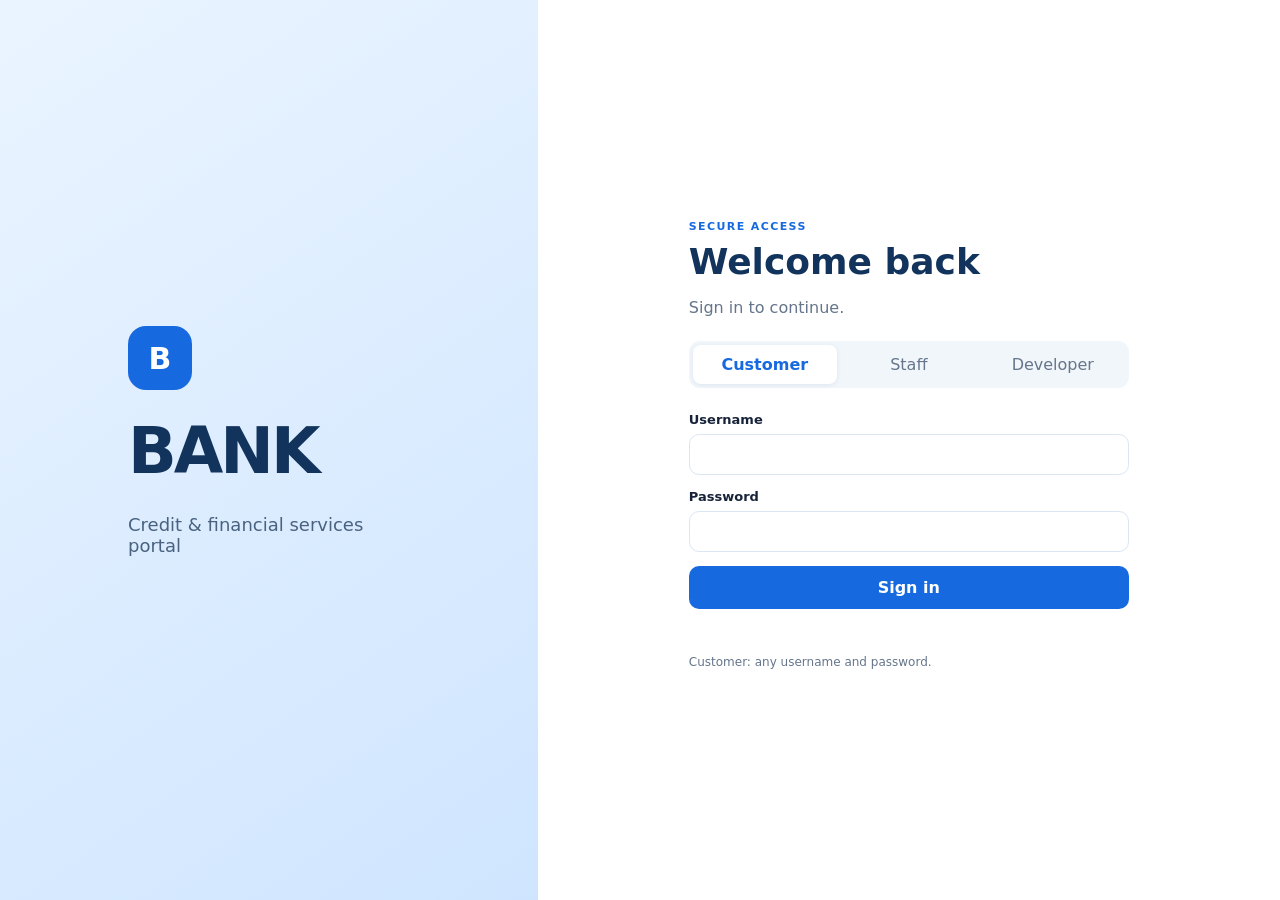
<file: index.html>
<!doctype html>
<html lang="en">

<head>
  <meta charset="utf-8">
  <meta name="viewport" content="width=device-width, initial-scale=1">

  <title>BANK | Secure Login</title>

  <link rel="stylesheet" href="style.css">
</head>

<body class="login-page">

  <div class="login-shell">

    <section class="brand-panel">

      <div class="brand-mark">
        B
      </div>

      <h1>
        BANK
      </h1>

      <p>
        Credit & financial services portal
      </p>

    </section>


    <section class="login-card">

      <div class="eyebrow">
        SECURE ACCESS
      </div>

      <h2>
        Welcome back
      </h2>

      <p class="muted">
        Sign in to continue.
      </p>


      <div class="role-switch">

        <button
          class="role active"
          data-role="customer"
        >
          Customer
        </button>

        <button
          class="role"
          data-role="staff"
        >
          Staff
        </button>

        <button
          class="role"
          data-role="developer"
        >
          Developer
        </button>

      </div>


      <form id="loginForm">

        <label>
          Username

          <input
            id="username"
            required
            autocomplete="username"
          >
        </label>


        <label>
          Password

          <input
            id="password"
            type="password"
            required
            autocomplete="current-password"
          >
        </label>


        <button
          class="primary full"
          type="submit"
        >
          Sign in
        </button>

      </form>


      <p
        id="loginMsg"
        class="message"
      ></p>


      <p
        class="hint"
        id="roleHint"
      >
        Customer: any username and password.
      </p>

    </section>

  </div>


  <script src="app.js"></script>

</body>

</html>
</file>
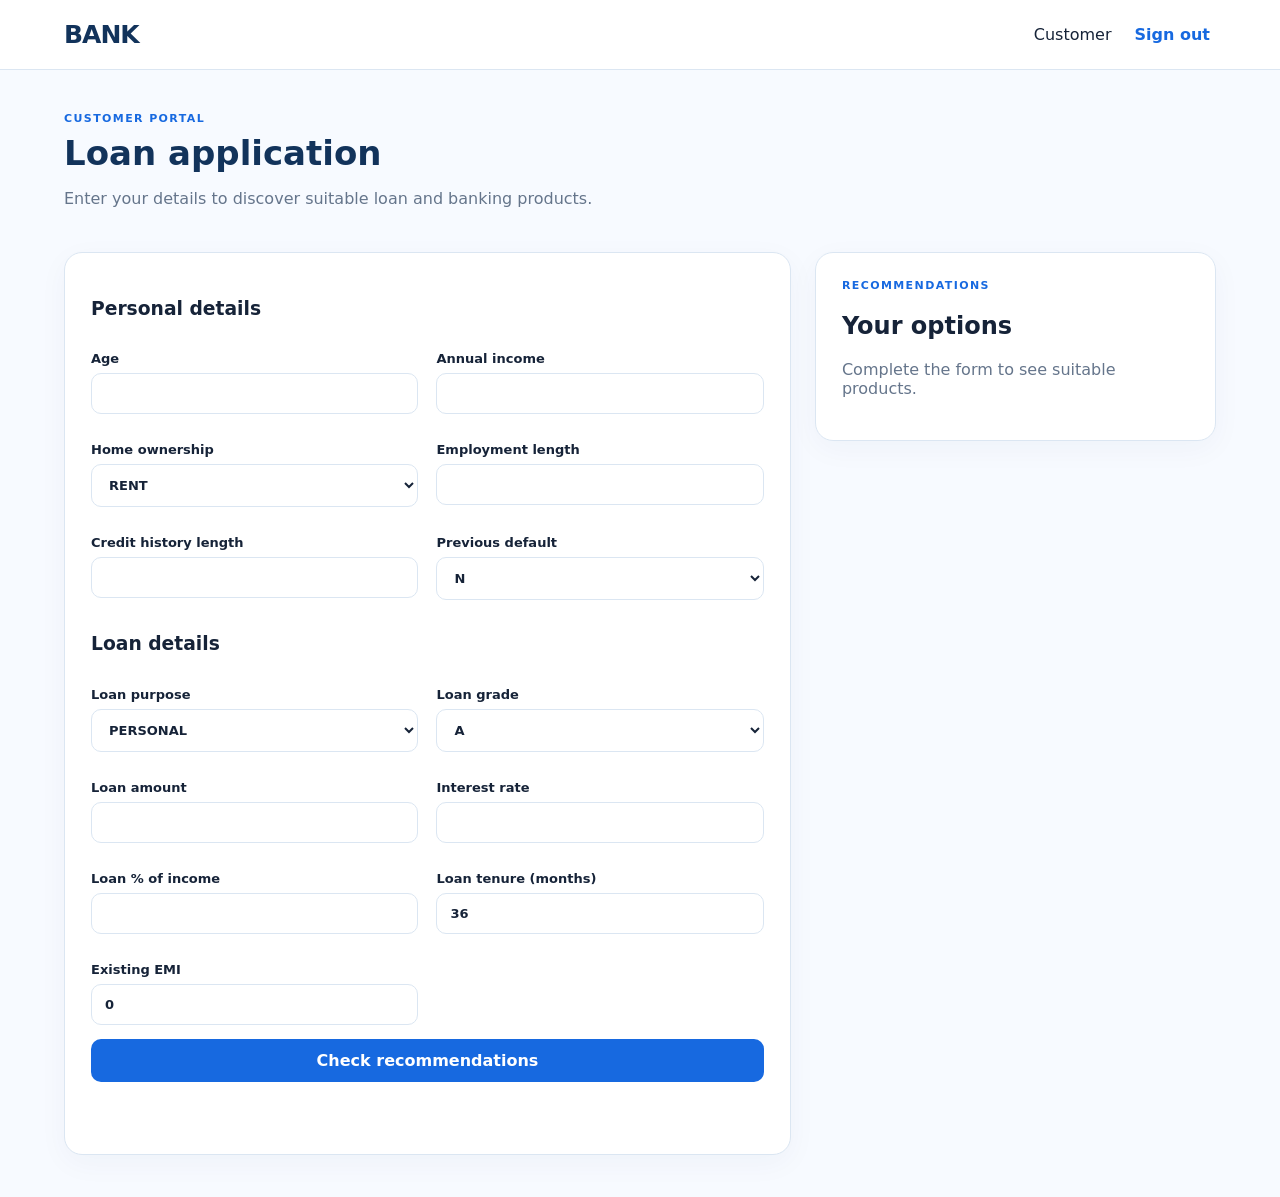
<file: customer.html>
<!doctype html>
<html lang="en">
<head>
  <meta charset="utf-8">
  <meta name="viewport" content="width=device-width, initial-scale=1">
  <title>Bank | Customer</title>

  <!-- Files are in the repository root -->
  <link rel="stylesheet" href="style.css">
</head>

<body>

  <header class="topbar">
    <div class="logo">BANK</div>

    <div>
      <span id="userLabel"></span>
      <button class="ghost" onclick="logout()">Sign out</button>
    </div>
  </header>

  <main class="container">

    <div class="page-head">
      <div>
        <div class="eyebrow">CUSTOMER PORTAL</div>
        <h1>Loan application</h1>
        <p class="muted">
          Enter your details to discover suitable loan and banking products.
        </p>
      </div>
    </div>

    <section class="grid-2">

      <form id="customerForm" class="card form-grid">

        <h3>Personal details</h3>

        <label>
          Age
          <input
            name="person_age"
            type="number"
            min="18"
            max="100"
            required
          >
        </label>

        <label>
          Annual income
          <input
            name="person_income"
            type="number"
            min="1"
            required
          >
        </label>

        <label>
          Home ownership
          <select name="person_home_ownership">
            <option value="RENT">RENT</option>
            <option value="MORTGAGE">MORTGAGE</option>
            <option value="OWN">OWN</option>
            <option value="OTHER">OTHER</option>
          </select>
        </label>

        <label>
          Employment length
          <input
            name="person_emp_length"
            type="number"
            min="0"
            max="80"
            step="0.1"
            required
          >
        </label>

        <label>
          Credit history length
          <input
            name="cb_person_cred_hist_length"
            type="number"
            min="0"
            max="100"
            required
          >
        </label>

        <label>
          Previous default
          <select name="cb_person_default_on_file">
            <option value="N">N</option>
            <option value="Y">Y</option>
          </select>
        </label>

        <h3>Loan details</h3>

        <label>
          Loan purpose
          <select name="loan_intent">
            <option value="PERSONAL">PERSONAL</option>
            <option value="EDUCATION">EDUCATION</option>
            <option value="MEDICAL">MEDICAL</option>
            <option value="HOMEIMPROVEMENT">HOMEIMPROVEMENT</option>
            <option value="DEBTCONSOLIDATION">DEBTCONSOLIDATION</option>
            <option value="VENTURE">VENTURE</option>
          </select>
        </label>

        <label>
          Loan grade
          <select name="loan_grade">
            <option value="A">A</option>
            <option value="B">B</option>
            <option value="C">C</option>
            <option value="D">D</option>
            <option value="E">E</option>
            <option value="F">F</option>
            <option value="G">G</option>
          </select>
        </label>

        <label>
          Loan amount
          <input
            name="loan_amnt"
            type="number"
            min="1"
            required
          >
        </label>

        <label>
          Interest rate
          <input
            name="loan_int_rate"
            type="number"
            min="0"
            step="0.01"
            required
          >
        </label>

        <label>
          Loan % of income
          <input
            name="loan_percent_income"
            type="number"
            min="0"
            step="0.01"
            required
          >
        </label>

        <label>
          Loan tenure (months)
          <input
            name="loan_tenure"
            type="number"
            min="1"
            max="120"
            value="36"
            required
          >
        </label>

        <label>
          Existing EMI
          <input
            name="existing_emi"
            type="number"
            min="0"
            value="0"
            required
          >
        </label>

        <button
          class="primary full"
          type="submit"
        >
          Check recommendations
        </button>

        <p
          id="customerMsg"
          class="message"
        ></p>

      </form>


      <aside
        class="card recommendation"
        id="recommendation"
      >

        <div class="eyebrow">
          RECOMMENDATIONS
        </div>

        <h2>Your options</h2>

        <p class="muted">
          Complete the form to see suitable products.
        </p>

      </aside>

    </section>

  </main>

  <!-- JavaScript is also in the repository root -->
  <script src="app.js"></script>

</body>
</html>
</file>
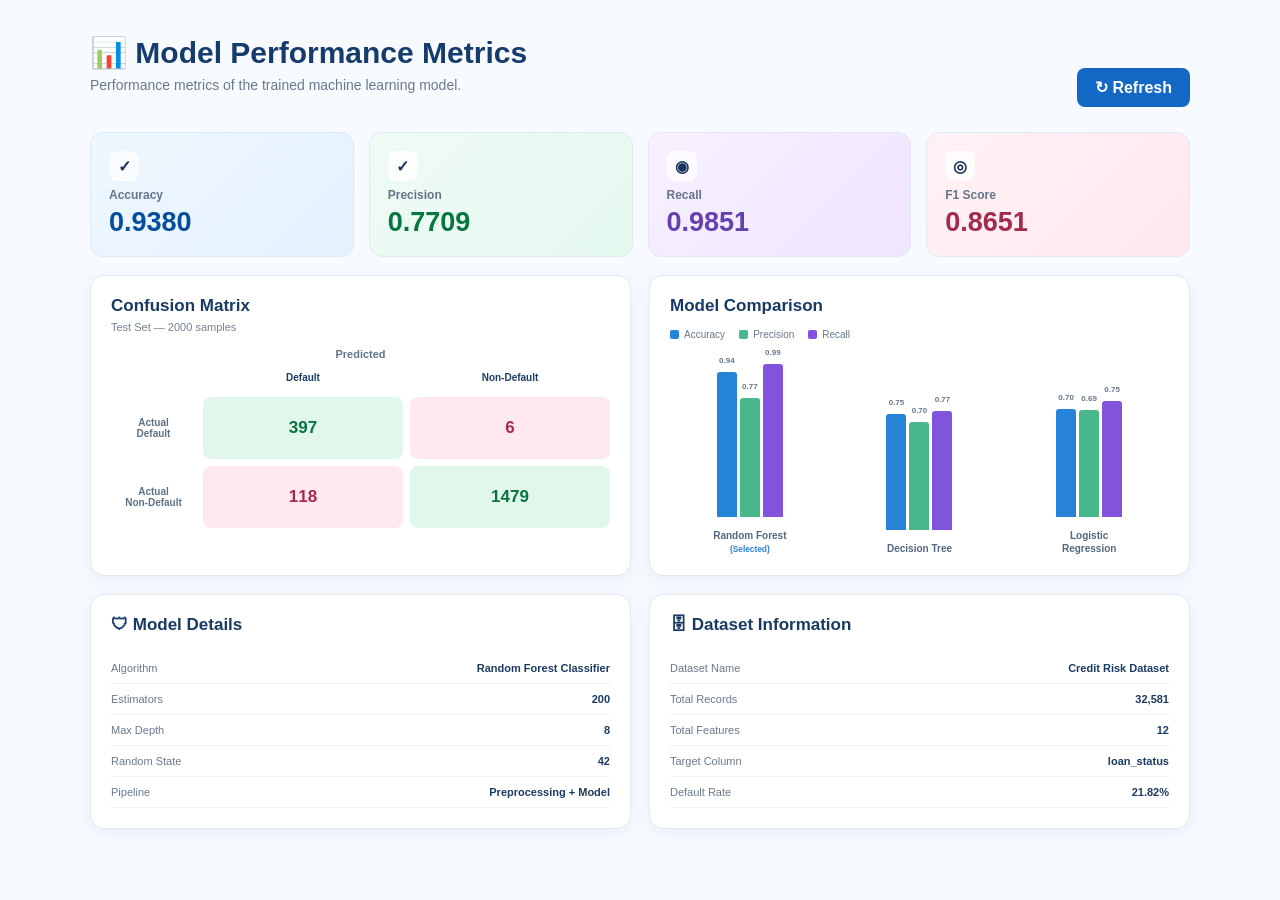
<file: developer.html>
<!DOCTYPE html>
<html lang="en">
<head>
    <meta charset="UTF-8">
    <meta name="viewport" content="width=device-width, initial-scale=1.0">
    <title>Developer Dashboard</title>

    <link rel="stylesheet" href="style.css">
</head>

<body>

    <div class="developer-page">

        <!-- HEADER -->
        <div class="dev-header">
            <div>
                <h1>📊 Model Performance Metrics</h1>
                <p>Performance metrics of the trained machine learning model.</p>
            </div>

            <button class="refresh-btn" onclick="loadDeveloper()">
                ↻ Refresh
            </button>
        </div>


        <!-- METRIC CARDS -->
        <div class="metric-grid">

            <div class="metric-card blue">
                <div class="metric-icon">✓</div>
                <div class="metric-title">Accuracy</div>
                <div class="metric-value">0.9380</div>
            </div>

            <div class="metric-card green">
                <div class="metric-icon">✓</div>
                <div class="metric-title">Precision</div>
                <div class="metric-value">0.7709</div>
            </div>

            <div class="metric-card purple">
                <div class="metric-icon">◉</div>
                <div class="metric-title">Recall</div>
                <div class="metric-value">0.9851</div>
            </div>

            <div class="metric-card red">
                <div class="metric-icon">◎</div>
                <div class="metric-title">F1 Score</div>
                <div class="metric-value">0.8651</div>
            </div>

        </div>


        <!-- MIDDLE SECTION -->
        <div class="two-column">


            <!-- CONFUSION MATRIX -->
            <div class="dashboard-card">

                <h2>Confusion Matrix</h2>

                <p class="card-subtitle">
                    Test Set — 2000 samples
                </p>

                <div class="predicted-label">
                    Predicted
                </div>

                <div class="matrix">

                    <div></div>

                    <div class="matrix-heading">
                        Default
                    </div>

                    <div class="matrix-heading">
                        Non-Default
                    </div>


                    <div class="actual-label">
                        Actual<br>Default
                    </div>

                    <div class="matrix-good">
                        397
                    </div>

                    <div class="matrix-bad">
                        6
                    </div>


                    <div class="actual-label">
                        Actual<br>Non-Default
                    </div>

                    <div class="matrix-bad">
                        118
                    </div>

                    <div class="matrix-good">
                        1479
                    </div>

                </div>

            </div>



            <!-- MODEL COMPARISON -->
            <div class="dashboard-card">

                <h2>Model Comparison</h2>

                <div class="legend">
                    <span>
                        <i class="legend-blue"></i>
                        Accuracy
                    </span>

                    <span>
                        <i class="legend-green"></i>
                        Precision
                    </span>

                    <span>
                        <i class="legend-purple"></i>
                        Recall
                    </span>
                </div>


                <div class="chart">

                    <!-- RANDOM FOREST -->
                    <div class="chart-group">

                        <div class="bars">

                            <div
                                class="bar blue-bar"
                                style="height: 94%;"
                            >
                                <span>0.94</span>
                            </div>

                            <div
                                class="bar green-bar"
                                style="height: 77%;"
                            >
                                <span>0.77</span>
                            </div>

                            <div
                                class="bar purple-bar"
                                style="height: 99%;"
                            >
                                <span>0.99</span>
                            </div>

                        </div>

                        <div class="chart-name">
                            Random Forest
                            <small>(Selected)</small>
                        </div>

                    </div>


                    <!-- DECISION TREE -->
                    <div class="chart-group">

                        <div class="bars">

                            <div
                                class="bar blue-bar"
                                style="height: 75%;"
                            >
                                <span>0.75</span>
                            </div>

                            <div
                                class="bar green-bar"
                                style="height: 70%;"
                            >
                                <span>0.70</span>
                            </div>

                            <div
                                class="bar purple-bar"
                                style="height: 77%;"
                            >
                                <span>0.77</span>
                            </div>

                        </div>

                        <div class="chart-name">
                            Decision Tree
                        </div>

                    </div>


                    <!-- LOGISTIC REGRESSION -->
                    <div class="chart-group">

                        <div class="bars">

                            <div
                                class="bar blue-bar"
                                style="height: 70%;"
                            >
                                <span>0.70</span>
                            </div>

                            <div
                                class="bar green-bar"
                                style="height: 69%;"
                            >
                                <span>0.69</span>
                            </div>

                            <div
                                class="bar purple-bar"
                                style="height: 75%;"
                            >
                                <span>0.75</span>
                            </div>

                        </div>

                        <div class="chart-name">
                            Logistic<br>Regression
                        </div>

                    </div>

                </div>

            </div>

        </div>


        <!-- BOTTOM SECTION -->
        <div class="two-column">


            <!-- MODEL DETAILS -->
            <div class="dashboard-card">

                <h2>🛡 Model Details</h2>

                <div class="details">

                    <div>
                        <span>Algorithm</span>
                        <strong>Random Forest Classifier</strong>
                    </div>

                    <div>
                        <span>Estimators</span>
                        <strong>200</strong>
                    </div>

                    <div>
                        <span>Max Depth</span>
                        <strong>8</strong>
                    </div>

                    <div>
                        <span>Random State</span>
                        <strong>42</strong>
                    </div>

                    <div>
                        <span>Pipeline</span>
                        <strong>Preprocessing + Model</strong>
                    </div>

                </div>

            </div>


            <!-- DATASET INFORMATION -->
            <div class="dashboard-card">

                <h2>🗄 Dataset Information</h2>

                <div class="details">

                    <div>
                        <span>Dataset Name</span>
                        <strong>Credit Risk Dataset</strong>
                    </div>

                    <div>
                        <span>Total Records</span>
                        <strong>32,581</strong>
                    </div>

                    <div>
                        <span>Total Features</span>
                        <strong>12</strong>
                    </div>

                    <div>
                        <span>Target Column</span>
                        <strong>loan_status</strong>
                    </div>

                    <div>
                        <span>Default Rate</span>
                        <strong>21.82%</strong>
                    </div>

                </div>

            </div>

        </div>

    </div>

</body>
</html>
</file>
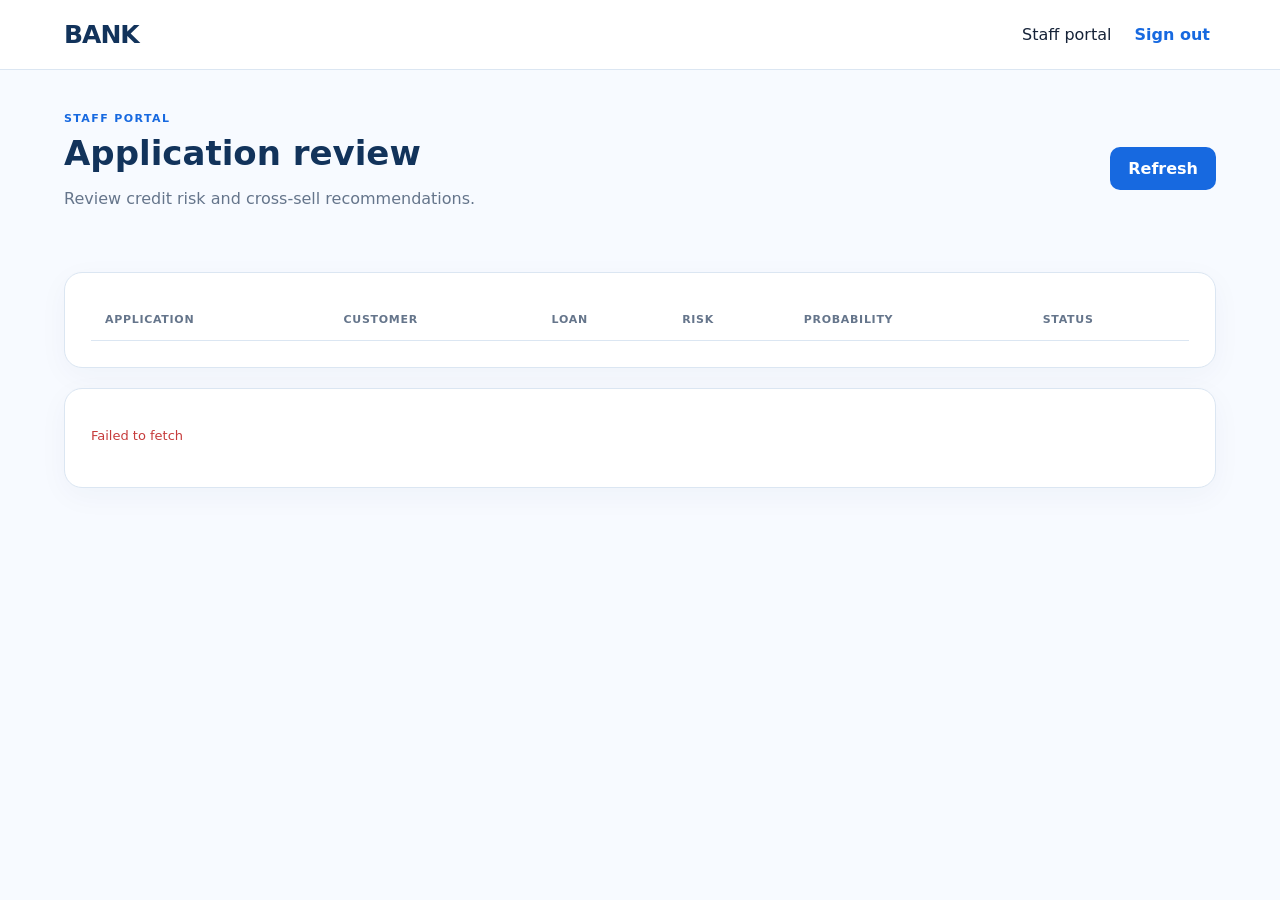
<file: staff.html>
<!doctype html>
<html>
<head>
  <meta charset="utf-8">
  <meta name="viewport" content="width=device-width,initial-scale=1">
  <title>BANK | Staff</title>

  <link rel="stylesheet" href="style.css">
</head>

<body>

<header class="topbar">
  <div class="logo">BANK</div>

  <div>
    <span>Staff portal</span>
    <button class="ghost" onclick="logout()">Sign out</button>
  </div>
</header>

<main class="container">

  <div class="page-head">

    <div>
      <div class="eyebrow">STAFF PORTAL</div>

      <h1>Application review</h1>

      <p class="muted">
        Review credit risk and cross-sell recommendations.
      </p>
    </div>

    <button class="primary" onclick="loadStaff()">
      Refresh
    </button>

  </div>

  <div class="stats" id="stats"></div>

  <section class="card">

    <div class="table-wrap">

      <table>

        <thead>
          <tr>
            <th>Application</th>
            <th>Customer</th>
            <th>Loan</th>
            <th>Risk</th>
            <th>Probability</th>
            <th>Status</th>
          </tr>
        </thead>

        <tbody id="appsBody"></tbody>

      </table>

    </div>

  </section>

  <section class="card detail" id="detail">

    <h3>Select an application</h3>

    <p class="muted">
      Choose a row above to review it.
    </p>

  </section>

</main>

<script src="app.js"></script>

</body>
</html>
</file>
<file: style.css>
:root{--blue:#1769e0;--blue2:#eaf3ff;--navy:#12335b;--text:#162338;--muted:#65758b;--line:#dbe6f2;--white:#fff;--danger:#c63b3b;--green:#18794e}
*{box-sizing:border-box}body{margin:0;font-family:Inter,ui-sans-serif,system-ui,-apple-system,Segoe UI,sans-serif;color:var(--text);background:#f7faff}button,input,select{font:inherit}button{cursor:pointer}.login-page{min-height:100vh;background:#eef6ff}.login-shell{min-height:100vh;display:grid;grid-template-columns:42% 58%;background:white}.brand-panel{padding:12vh 10vw;background:linear-gradient(145deg,#eaf4ff,#cfe5ff);display:flex;flex-direction:column;justify-content:center}.brand-mark{width:64px;height:64px;border-radius:18px;background:var(--blue);color:white;display:grid;place-items:center;font-size:30px;font-weight:800}.brand-panel h1{font-size:64px;letter-spacing:-3px;margin:24px 0 8px;color:var(--navy)}.brand-panel p{font-size:18px;color:#48627f}.login-card{width:min(480px,85%);margin:auto;padding:20px}.eyebrow{font-size:11px;font-weight:800;letter-spacing:1.4px;color:var(--blue);margin-bottom:8px}.login-card h2{font-size:36px;margin:0 0 6px;color:var(--navy)}.muted{color:var(--muted)}label{display:flex;flex-direction:column;gap:7px;font-size:13px;font-weight:700;margin:14px 0}input,select{width:100%;border:1px solid var(--line);border-radius:10px;padding:12px 13px;background:white;color:var(--text);outline:none}input:focus,select:focus{border-color:var(--blue);box-shadow:0 0 0 3px #1769e018}.role-switch{display:grid;grid-template-columns:repeat(3,1fr);padding:4px;background:#f1f6fb;border-radius:11px;margin:24px 0}.role{border:0;background:transparent;padding:10px;border-radius:8px;color:var(--muted)}.role.active{background:white;color:var(--blue);box-shadow:0 1px 5px #12335b16;font-weight:700}.primary{border:0;border-radius:10px;padding:12px 18px;background:var(--blue);color:white;font-weight:700}.primary:hover{filter:brightness(.95)}.full{width:100%}.ghost{border:0;background:transparent;color:var(--blue);font-weight:700;margin-left:12px}.hint{font-size:12px;color:var(--muted)}.message{min-height:20px;font-size:13px;color:var(--danger)}.topbar{height:70px;background:white;border-bottom:1px solid var(--line);display:flex;align-items:center;justify-content:space-between;padding:0 5vw}.logo{font-size:25px;font-weight:900;color:var(--navy);letter-spacing:-1px}.container{width:min(1200px,90%);margin:42px auto}.page-head{display:flex;justify-content:space-between;align-items:center;margin-bottom:28px}.page-head h1{font-size:34px;color:var(--navy);margin:0}.grid-2{display:grid;grid-template-columns:1.45fr .8fr;gap:24px}.card{background:white;border:1px solid var(--line);border-radius:18px;padding:26px;box-shadow:0 8px 30px #12335b0a}.form-grid{display:grid;grid-template-columns:1fr 1fr;gap:0 18px}.form-grid h3,.form-grid button,.form-grid .message{grid-column:1/-1}.recommendation{height:max-content;position:sticky;top:20px}.product{border:1px solid var(--line);background:var(--blue2);padding:16px;border-radius:13px;margin:10px 0;font-weight:700;color:var(--navy)}.stats{display:grid;grid-template-columns:repeat(4,1fr);gap:14px;margin-bottom:20px}.stat{background:white;border:1px solid var(--line);border-radius:15px;padding:18px}.stat strong{display:block;font-size:28px;color:var(--navy);margin-top:5px}.table-wrap{overflow:auto}table{width:100%;border-collapse:collapse}th,td{text-align:left;padding:14px;border-bottom:1px solid var(--line);font-size:13px;white-space:nowrap}th{color:var(--muted);font-size:11px;text-transform:uppercase;letter-spacing:.7px}.row-btn{border:0;background:transparent;color:var(--blue);font-weight:700}.risk-low{color:var(--green)}.risk-high{color:var(--danger)}.detail{margin-top:20px}.detail-actions{display:flex;gap:10px;margin-top:18px}.danger{background:#fff0f0;color:var(--danger);border:1px solid #f2c8c8}.success{background:#edf9f3;color:var(--green);border:1px solid #c8ead9}@media(max-width:800px){.login-shell{grid-template-columns:1fr}.brand-panel{padding:45px 9vw}.brand-panel h1{font-size:46px}.grid-2{grid-template-columns:1fr}.form-grid{grid-template-columns:1fr}.stats{grid-template-columns:1fr 1fr}.page-head{align-items:flex-start;gap:15px;flex-direction:column}}
/* =====================================================
   DEVELOPER PERFORMANCE DASHBOARD
   ===================================================== */

.developer-page {
    max-width: 1150px;
    margin: 0 auto;
    padding: 35px 25px;
    font-family: Arial, sans-serif;
    color: #17345c;
}


/* HEADER */

.dev-header {
    display: flex;
    justify-content: space-between;
    align-items: flex-end;
    margin-bottom: 25px;
}

.dev-header h1 {
    margin: 0;
    font-size: 30px;
    color: #163b6d;
}

.dev-header p {
    margin-top: 7px;
    color: #68798f;
    font-size: 14px;
}

.refresh-btn {
    border: none;
    background: #1268c4;
    color: white;
    padding: 10px 18px;
    border-radius: 8px;
    cursor: pointer;
    font-weight: 600;
}


/* =====================================================
   METRIC CARDS
   ===================================================== */

.metric-grid {
    display: grid;
    grid-template-columns: repeat(4, 1fr);
    gap: 15px;
    margin-bottom: 18px;
}

.metric-card {
    border-radius: 13px;
    padding: 18px;
    min-height: 115px;
    border: 1px solid #e1e9f2;
}

.metric-card.blue {
    background: linear-gradient(
        135deg,
        #edf7ff,
        #e4f1ff
    );
}

.metric-card.green {
    background: linear-gradient(
        135deg,
        #effbf5,
        #e4f8ee
    );
}

.metric-card.purple {
    background: linear-gradient(
        135deg,
        #f7f1ff,
        #eee5ff
    );
}

.metric-card.red {
    background: linear-gradient(
        135deg,
        #fff2f5,
        #ffe8ee
    );
}

.metric-icon {
    width: 30px;
    height: 30px;
    border-radius: 8px;
    background: rgba(255,255,255,.75);
    display: flex;
    align-items: center;
    justify-content: center;
    font-weight: bold;
    margin-bottom: 7px;
}

.metric-title {
    font-size: 12px;
    font-weight: 600;
    color: #63758a;
}

.metric-value {
    margin-top: 5px;
    font-size: 27px;
    font-weight: 800;
}

.blue .metric-value {
    color: #064e9c;
}

.green .metric-value {
    color: #087640;
}

.purple .metric-value {
    color: #6640ae;
}

.red .metric-value {
    color: #a32c4e;
}


/* =====================================================
   TWO COLUMN CARDS
   ===================================================== */

.two-column {
    display: grid;
    grid-template-columns: 1fr 1fr;
    gap: 18px;
    margin-bottom: 18px;
}

.dashboard-card {
    background: white;
    border: 1px solid #e0e8f1;
    border-radius: 14px;
    padding: 20px;
    box-shadow: 0 4px 18px rgba(40,70,100,.06);
}

.dashboard-card h2 {
    margin: 0;
    font-size: 17px;
    color: #183a64;
}

.card-subtitle {
    margin: 5px 0 15px;
    color: #748398;
    font-size: 11px;
}


/* =====================================================
   CONFUSION MATRIX
   ===================================================== */

.predicted-label {
    text-align: center;
    font-size: 11px;
    font-weight: 700;
    color: #62748a;
    margin-bottom: 5px;
}

.matrix {
    display: grid;
    grid-template-columns: 85px 1fr 1fr;
    gap: 7px;
    align-items: stretch;
}

.matrix-heading {
    text-align: center;
    font-size: 10px;
    font-weight: 700;
    padding: 7px;
    color: #1d3e66;
}

.actual-label {
    display: flex;
    align-items: center;
    justify-content: center;
    text-align: center;
    font-size: 10px;
    font-weight: 600;
    color: #5e7187;
}

.matrix-good,
.matrix-bad {
    height: 62px;
    border-radius: 8px;
    display: flex;
    align-items: center;
    justify-content: center;
    font-size: 17px;
    font-weight: 800;
}

.matrix-good {
    background: #e1f7ec;
    color: #08743f;
}

.matrix-bad {
    background: #ffe9ee;
    color: #a62b4e;
}


/* =====================================================
   MODEL COMPARISON
   ===================================================== */

.legend {
    display: flex;
    gap: 14px;
    margin: 13px 0 10px;
    font-size: 10px;
    color: #69798d;
}

.legend span {
    display: flex;
    align-items: center;
    gap: 5px;
}

.legend i {
    width: 9px;
    height: 9px;
    border-radius: 2px;
}

.legend-blue {
    background: #2584d8;
}

.legend-green {
    background: #48b88c;
}

.legend-purple {
    background: #8253dd;
}

.chart {
    height: 205px;
    display: grid;
    grid-template-columns: repeat(3, 1fr);
    gap: 10px;
    align-items: end;
}

.chart-group {
    height: 100%;
    display: flex;
    flex-direction: column;
    justify-content: flex-end;
    align-items: center;
}

.bars {
    height: 155px;
    display: flex;
    align-items: flex-end;
    gap: 3px;
}

.bar {
    width: 20px;
    min-height: 5px;
    border-radius: 3px 3px 0 0;
    position: relative;
}

.bar span {
    position: absolute;
    top: -16px;
    left: 50%;
    transform: translateX(-50%);
    font-size: 8px;
    font-weight: 700;
    color: #66778c;
}

.blue-bar {
    background: #2584d8;
}

.green-bar {
    background: #48b88c;
}

.purple-bar {
    background: #8253dd;
}

.chart-name {
    margin-top: 12px;
    text-align: center;
    font-size: 10px;
    line-height: 1.3;
    font-weight: 700;
    color: #53677e;
}

.chart-name small {
    display: block;
    color: #2584d8;
    margin-top: 2px;
}


/* =====================================================
   DETAILS
   ===================================================== */

.details {
    margin-top: 18px;
}

.details div {
    display: flex;
    justify-content: space-between;
    gap: 20px;
    padding: 9px 0;
    border-bottom: 1px solid #edf1f5;
}

.details span {
    color: #687a90;
    font-size: 11px;
}

.details strong {
    color: #1b3b62;
    font-size: 11px;
    text-align: right;
}


/* =====================================================
   RESPONSIVE
   ===================================================== */

@media (max-width: 850px) {

    .metric-grid {
        grid-template-columns: repeat(2, 1fr);
    }

    .two-column {
        grid-template-columns: 1fr;
    }

}

@media (max-width: 550px) {

    .metric-grid {
        grid-template-columns: 1fr;
    }

    .dev-header {
        flex-direction: column;
        align-items: flex-start;
        gap: 15px;
    }

}
</file>
